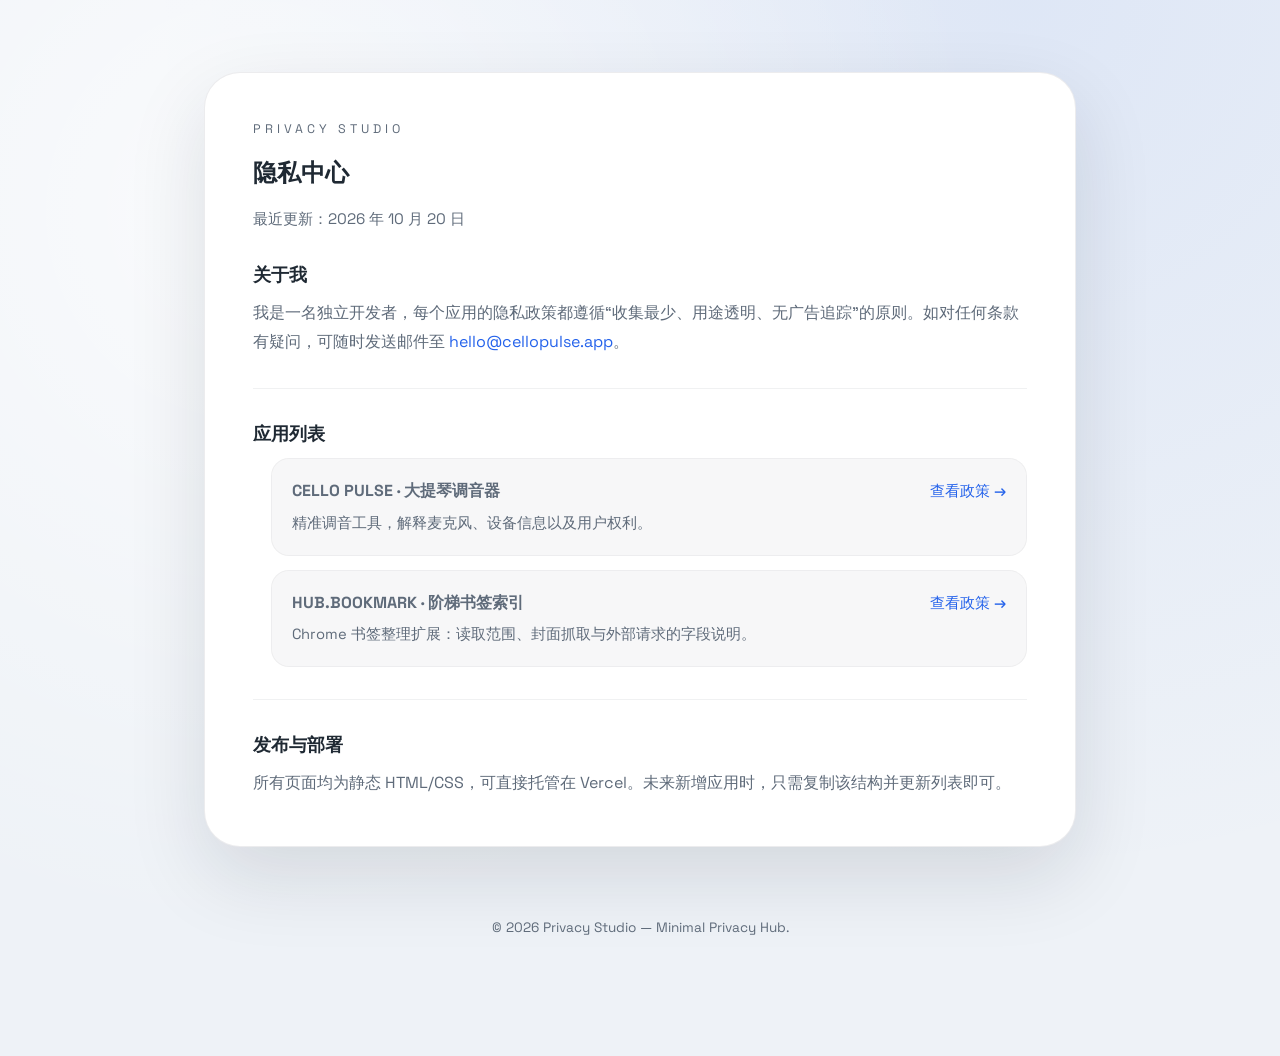
<file: index.html>
<!DOCTYPE html>
<html lang="zh-CN">
  <head>
    <meta charset="UTF-8" />
    <meta name="viewport" content="width=device-width, initial-scale=1.0" />
    <title>Privacy Hub</title>
    <link rel="preconnect" href="https://fonts.googleapis.com" />
    <link rel="preconnect" href="https://fonts.gstatic.com" crossorigin />
    <link
      href="https://fonts.googleapis.com/css2?family=Space+Grotesk:wght@400;500;600&display=swap"
      rel="stylesheet"
    />
    <link rel="stylesheet" href="./assets/css/main.css" />
  </head>
  <body>
    <div class="page">
      <section class="card policy-card">
        <div class="policy-label">Privacy Studio</div>
        <h1>隐私中心</h1>
        <p class="policy-updated">最近更新：2026 年 10 月 20 日</p>

        <div class="policy-content">
          <div class="policy-block">
            <h2>关于我</h2>
            <p>
              我是一名独立开发者，每个应用的隐私政策都遵循“收集最少、用途透明、无广告追踪”的原则。如对任何条款有疑问，可随时发送邮件至
              <a class="contact-link" href="mailto:hello@cellopulse.app">hello@cellopulse.app</a>。
            </p>
          </div>

          <div class="policy-divider"></div>

          <div class="policy-block">
            <h2>应用列表</h2>
            <ul class="app-list">
              <li class="app-item">
                <div>
                  <strong>CELLO PULSE · 大提琴调音器</strong>
                  <p>精准调音工具，解释麦克风、设备信息以及用户权利。</p>
                </div>
                <a href="./cello-pulse.html">查看政策 →</a>
              </li>
              <li class="app-item">
                <div>
                  <strong>HUB.BOOKMARK · 阶梯书签索引</strong>
                  <p>Chrome 书签整理扩展：读取范围、封面抓取与外部请求的字段说明。</p>
                </div>
                <a href="./hub-bookmark.html">查看政策 →</a>
              </li>
            </ul>
          </div>

          <div class="policy-divider"></div>

          <div class="policy-block">
            <h2>发布与部署</h2>
            <p>
              所有页面均为静态 HTML/CSS，可直接托管在 Vercel。未来新增应用时，只需复制该结构并更新列表即可。
            </p>
          </div>
        </div>
      </section>

      <footer class="footer">
        © <span id="year"></span> Privacy Studio — Minimal Privacy Hub.
      </footer>
    </div>
    <script>
      document.getElementById("year").textContent = new Date().getFullYear();
    </script>
  </body>
</html>
</file>
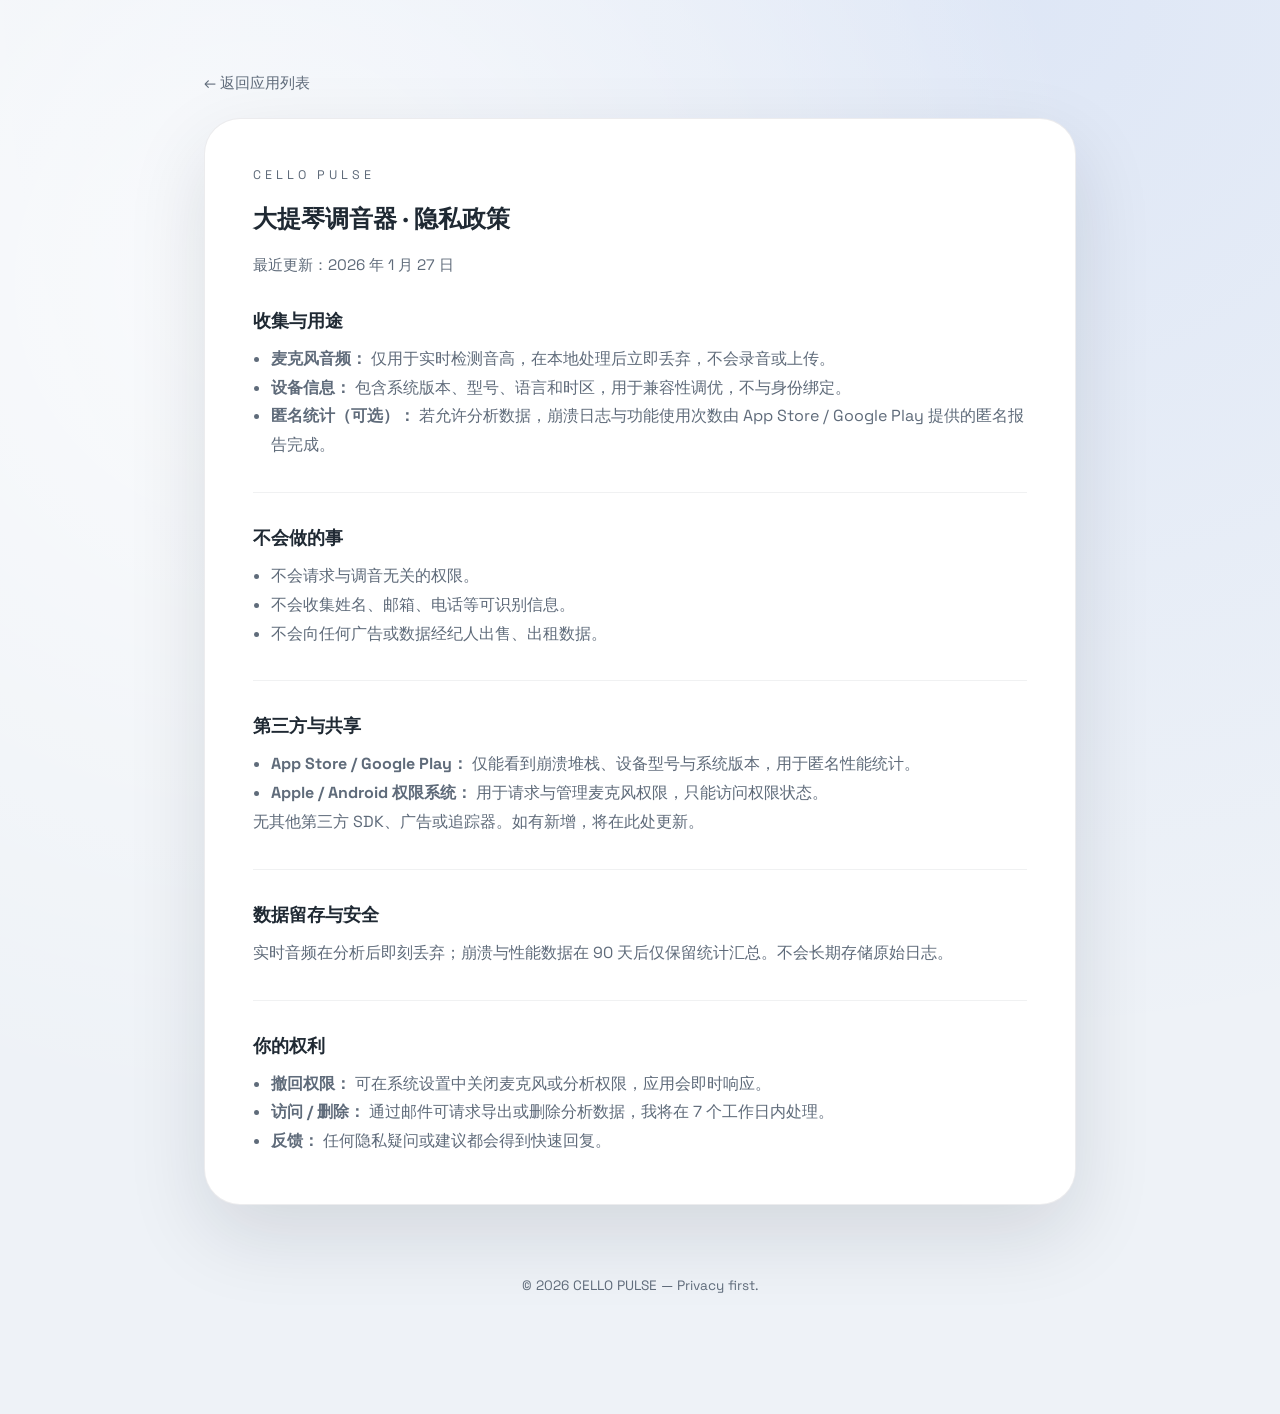
<file: cello-pulse.html>
<!DOCTYPE html>
<html lang="zh-CN">
  <head>
    <meta charset="UTF-8" />
    <meta name="viewport" content="width=device-width, initial-scale=1.0" />
    <title>CELLO PULSE 隐私政策</title>
    <link rel="preconnect" href="https://fonts.googleapis.com" />
    <link rel="preconnect" href="https://fonts.gstatic.com" crossorigin />
    <link
      href="https://fonts.googleapis.com/css2?family=Space+Grotesk:wght@400;500;600&display=swap"
      rel="stylesheet"
    />
    <link rel="stylesheet" href="./assets/css/main.css" />
  </head>
  <body>
    <div class="page">
      <a class="back-link" href="./">← 返回应用列表</a>

      <section class="card policy-card">
        <div class="policy-label">CELLO PULSE</div>
        <h1>大提琴调音器 · 隐私政策</h1>
        <p class="policy-updated">最近更新：2026 年 1 月 27 日</p>

        <div class="policy-content">
          <div class="policy-block">
            <h2>收集与用途</h2>
            <ul>
              <li><strong>麦克风音频：</strong> 仅用于实时检测音高，在本地处理后立即丢弃，不会录音或上传。</li>
              <li><strong>设备信息：</strong> 包含系统版本、型号、语言和时区，用于兼容性调优，不与身份绑定。</li>
              <li>
                <strong>匿名统计（可选）：</strong> 若允许分析数据，崩溃日志与功能使用次数由 App Store / Google Play 提供的匿名报告完成。
              </li>
            </ul>
          </div>

          <div class="policy-divider"></div>

          <div class="policy-block">
            <h2>不会做的事</h2>
            <ul>
              <li>不会请求与调音无关的权限。</li>
              <li>不会收集姓名、邮箱、电话等可识别信息。</li>
              <li>不会向任何广告或数据经纪人出售、出租数据。</li>
            </ul>
          </div>

          <div class="policy-divider"></div>

          <div class="policy-block">
            <h2>第三方与共享</h2>
            <ul>
              <li><strong>App Store / Google Play：</strong> 仅能看到崩溃堆栈、设备型号与系统版本，用于匿名性能统计。</li>
              <li><strong>Apple / Android 权限系统：</strong> 用于请求与管理麦克风权限，只能访问权限状态。</li>
            </ul>
            <p>无其他第三方 SDK、广告或追踪器。如有新增，将在此处更新。</p>
          </div>

          <div class="policy-divider"></div>

          <div class="policy-block">
            <h2>数据留存与安全</h2>
            <p>实时音频在分析后即刻丢弃；崩溃与性能数据在 90 天后仅保留统计汇总。不会长期存储原始日志。</p>
          </div>

          <div class="policy-divider"></div>

          <div class="policy-block">
            <h2>你的权利</h2>
            <ul>
              <li><strong>撤回权限：</strong> 可在系统设置中关闭麦克风或分析权限，应用会即时响应。</li>
              <li><strong>访问 / 删除：</strong> 通过邮件可请求导出或删除分析数据，我将在 7 个工作日内处理。</li>
              <li><strong>反馈：</strong> 任何隐私疑问或建议都会得到快速回复。</li>
            </ul>
          </div>
        </div>
      </section>

      <footer class="footer">
        © <span id="year"></span> CELLO PULSE — Privacy first.
      </footer>
    </div>
    <script>
      document.getElementById("year").textContent = new Date().getFullYear();
    </script>
  </body>
</html>
</file>
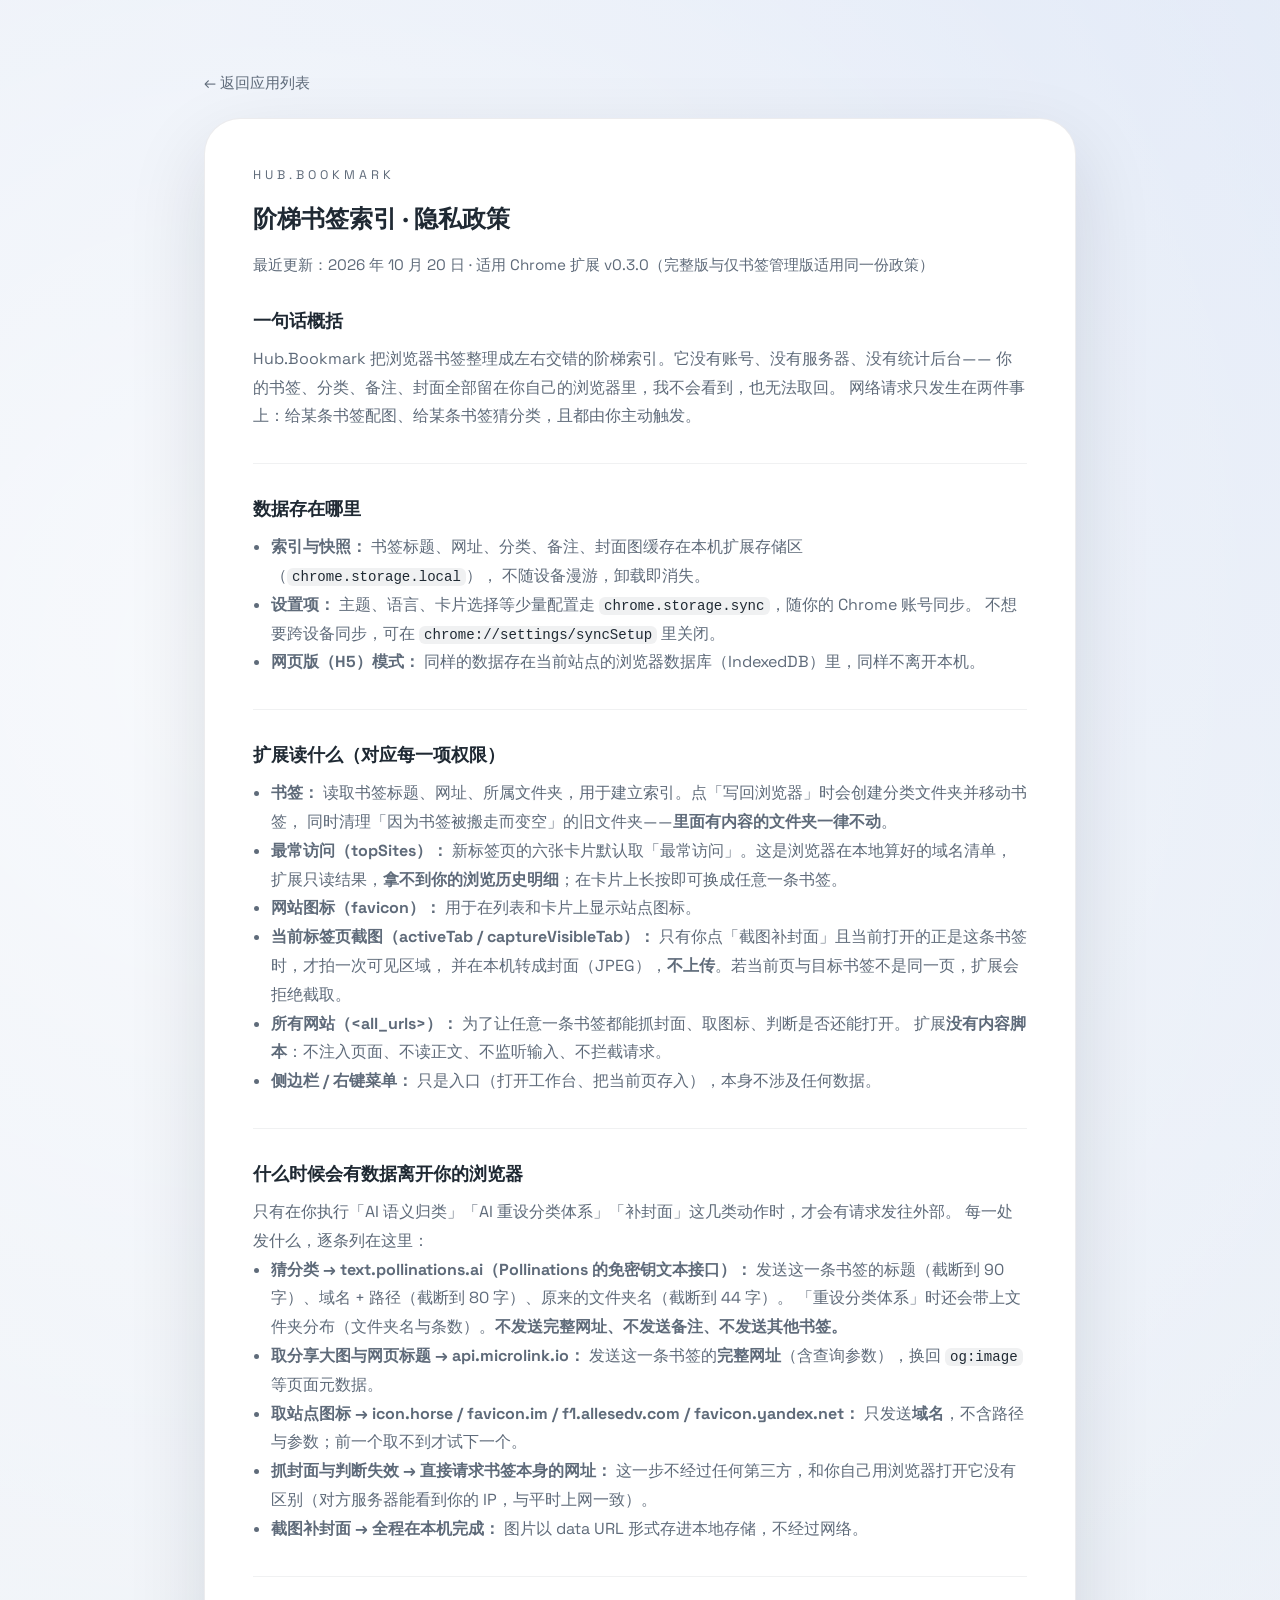
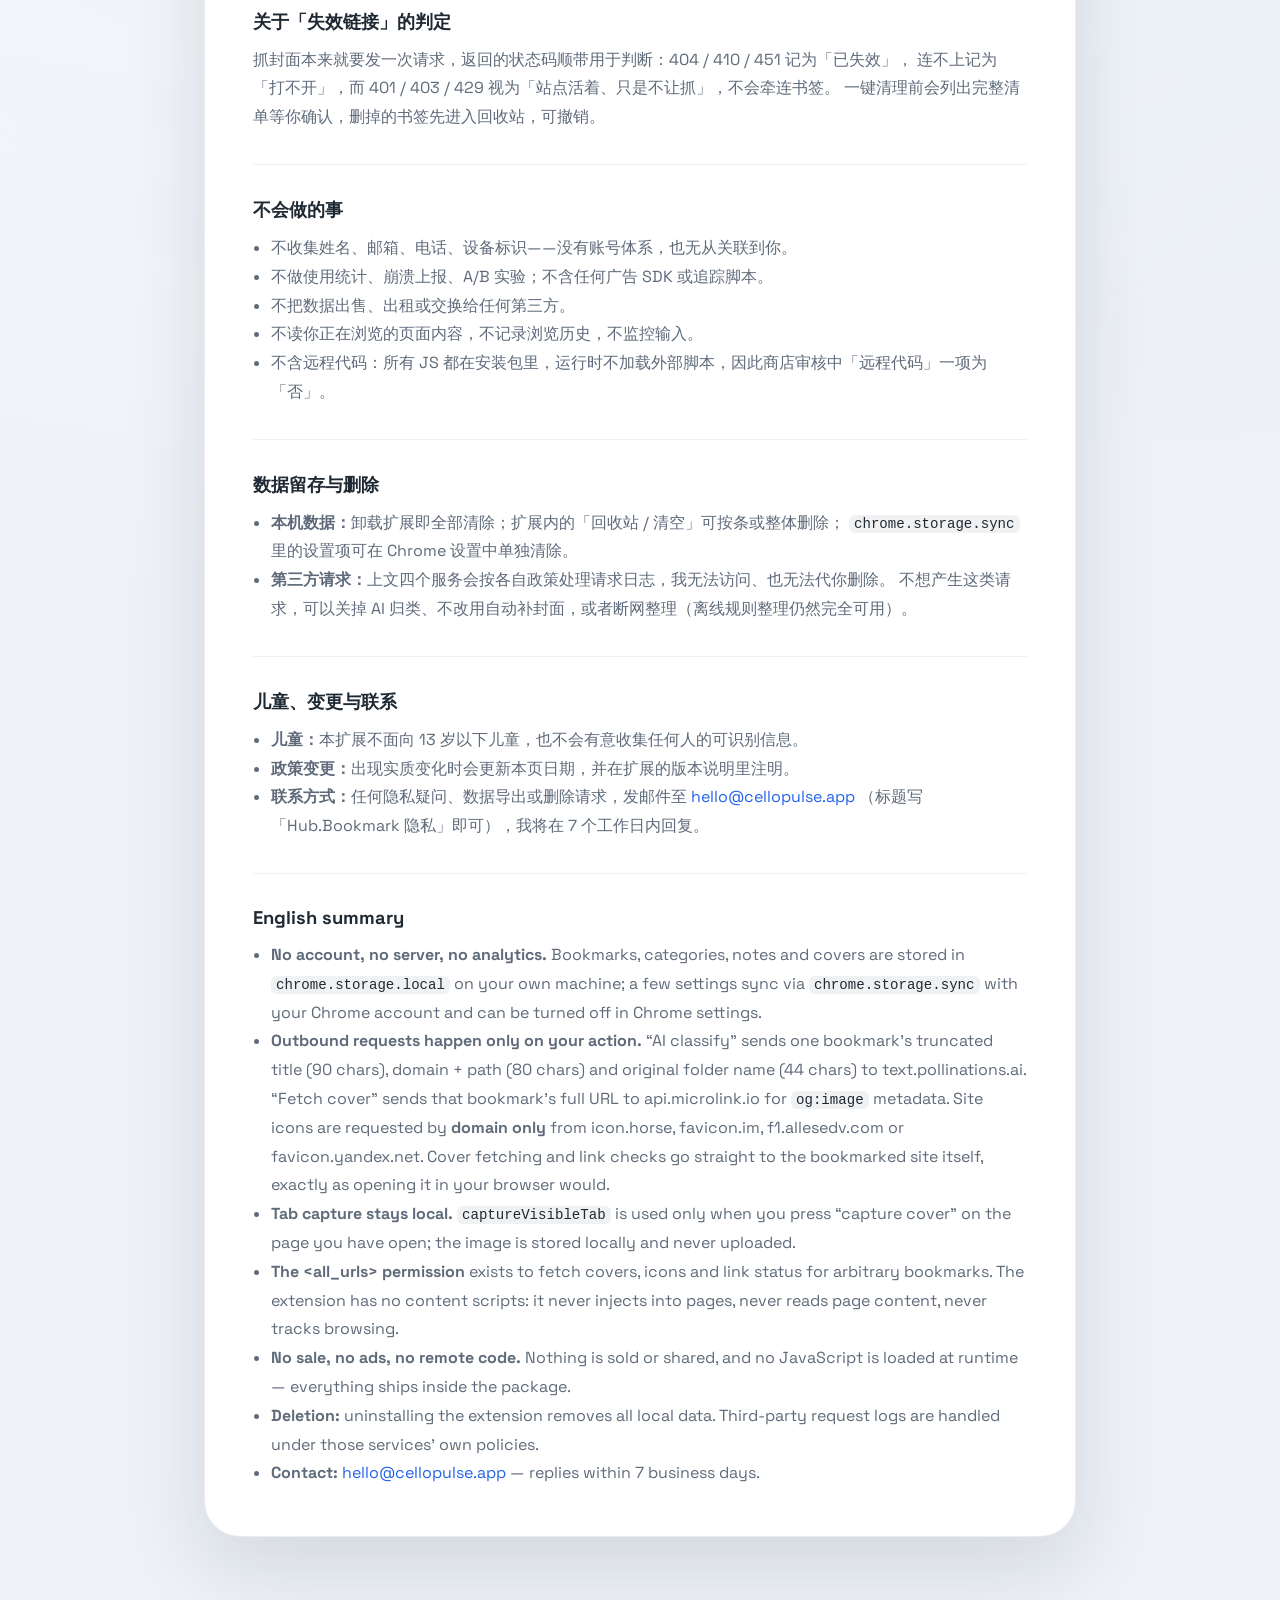
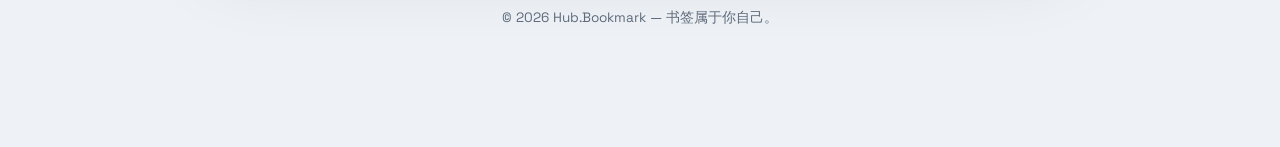
<file: hub-bookmark.html>
<!DOCTYPE html>
<html lang="zh-CN">
  <head>
    <meta charset="UTF-8" />
    <meta name="viewport" content="width=device-width, initial-scale=1.0" />
    <title>Hub.Bookmark 隐私政策</title>
    <link rel="preconnect" href="https://fonts.googleapis.com" />
    <link rel="preconnect" href="https://fonts.gstatic.com" crossorigin />
    <link
      href="https://fonts.googleapis.com/css2?family=Space+Grotesk:wght@400;500;600&display=swap"
      rel="stylesheet"
    />
    <link rel="stylesheet" href="./assets/css/main.css" />
  </head>
  <body>
    <div class="page">
      <a class="back-link" href="./">← 返回应用列表</a>

      <section class="card policy-card">
        <div class="policy-label">HUB.BOOKMARK</div>
        <h1>阶梯书签索引 · 隐私政策</h1>
        <p class="policy-updated">
          最近更新：2026 年 10 月 20 日 · 适用 Chrome 扩展 v0.3.0（完整版与仅书签管理版适用同一份政策）
        </p>

        <div class="policy-content">
          <div class="policy-block">
            <h2>一句话概括</h2>
            <p>
              Hub.Bookmark 把浏览器书签整理成左右交错的阶梯索引。它没有账号、没有服务器、没有统计后台——
              你的书签、分类、备注、封面全部留在你自己的浏览器里，我不会看到，也无法取回。
              网络请求只发生在两件事上：给某条书签配图、给某条书签猜分类，且都由你主动触发。
            </p>
          </div>

          <div class="policy-divider"></div>

          <div class="policy-block">
            <h2>数据存在哪里</h2>
            <ul>
              <li>
                <strong>索引与快照：</strong>
                书签标题、网址、分类、备注、封面图缓存在本机扩展存储区（<code>chrome.storage.local</code>），
                不随设备漫游，卸载即消失。
              </li>
              <li>
                <strong>设置项：</strong>
                主题、语言、卡片选择等少量配置走 <code>chrome.storage.sync</code>，随你的 Chrome 账号同步。
                不想要跨设备同步，可在 <code>chrome://settings/syncSetup</code> 里关闭。
              </li>
              <li>
                <strong>网页版（H5）模式：</strong>
                同样的数据存在当前站点的浏览器数据库（IndexedDB）里，同样不离开本机。
              </li>
            </ul>
          </div>

          <div class="policy-divider"></div>

          <div class="policy-block">
            <h2>扩展读什么（对应每一项权限）</h2>
            <ul>
              <li>
                <strong>书签：</strong>
                读取书签标题、网址、所属文件夹，用于建立索引。点「写回浏览器」时会创建分类文件夹并移动书签，
                同时清理「因为书签被搬走而变空」的旧文件夹——<strong>里面有内容的文件夹一律不动</strong>。
              </li>
              <li>
                <strong>最常访问（topSites）：</strong>
                新标签页的六张卡片默认取「最常访问」。这是浏览器在本地算好的域名清单，
                扩展只读结果，<strong>拿不到你的浏览历史明细</strong>；在卡片上长按即可换成任意一条书签。
              </li>
              <li>
                <strong>网站图标（favicon）：</strong>
                用于在列表和卡片上显示站点图标。
              </li>
              <li>
                <strong>当前标签页截图（activeTab / captureVisibleTab）：</strong>
                只有你点「截图补封面」且当前打开的正是这条书签时，才拍一次可见区域，
                并在本机转成封面（JPEG），<strong>不上传</strong>。若当前页与目标书签不是同一页，扩展会拒绝截取。
              </li>
              <li>
                <strong>所有网站（&lt;all_urls&gt;）：</strong>
                为了让任意一条书签都能抓封面、取图标、判断是否还能打开。
                扩展<strong>没有内容脚本</strong>：不注入页面、不读正文、不监听输入、不拦截请求。
              </li>
              <li>
                <strong>侧边栏 / 右键菜单：</strong>
                只是入口（打开工作台、把当前页存入），本身不涉及任何数据。
              </li>
            </ul>
          </div>

          <div class="policy-divider"></div>

          <div class="policy-block">
            <h2>什么时候会有数据离开你的浏览器</h2>
            <p>
              只有在你执行「AI 语义归类」「AI 重设分类体系」「补封面」这几类动作时，才会有请求发往外部。
              每一处发什么，逐条列在这里：
            </p>
            <ul>
              <li>
                <strong>猜分类 → text.pollinations.ai（Pollinations 的免密钥文本接口）：</strong>
                发送这一条书签的标题（截断到 90 字）、域名 + 路径（截断到 80 字）、原来的文件夹名（截断到 44 字）。
                「重设分类体系」时还会带上文件夹分布（文件夹名与条数）。<strong>不发送完整网址、不发送备注、不发送其他书签。</strong>
              </li>
              <li>
                <strong>取分享大图与网页标题 → api.microlink.io：</strong>
                发送这一条书签的<strong>完整网址</strong>（含查询参数），换回 <code>og:image</code> 等页面元数据。
              </li>
              <li>
                <strong>取站点图标 → icon.horse / favicon.im / f1.allesedv.com / favicon.yandex.net：</strong>
                只发送<strong>域名</strong>，不含路径与参数；前一个取不到才试下一个。
              </li>
              <li>
                <strong>抓封面与判断失效 → 直接请求书签本身的网址：</strong>
                这一步不经过任何第三方，和你自己用浏览器打开它没有区别（对方服务器能看到你的 IP，与平时上网一致）。
              </li>
              <li>
                <strong>截图补封面 → 全程在本机完成：</strong>
                图片以 data URL 形式存进本地存储，不经过网络。
              </li>
            </ul>
          </div>

          <div class="policy-divider"></div>

          <div class="policy-block">
            <h2>关于「失效链接」的判定</h2>
            <p>
              抓封面本来就要发一次请求，返回的状态码顺带用于判断：404 / 410 / 451 记为「已失效」，
              连不上记为「打不开」，而 401 / 403 / 429 视为「站点活着、只是不让抓」，不会牵连书签。
              一键清理前会列出完整清单等你确认，删掉的书签先进入回收站，可撤销。
            </p>
          </div>

          <div class="policy-divider"></div>

          <div class="policy-block">
            <h2>不会做的事</h2>
            <ul>
              <li>不收集姓名、邮箱、电话、设备标识——没有账号体系，也无从关联到你。</li>
              <li>不做使用统计、崩溃上报、A/B 实验；不含任何广告 SDK 或追踪脚本。</li>
              <li>不把数据出售、出租或交换给任何第三方。</li>
              <li>不读你正在浏览的页面内容，不记录浏览历史，不监控输入。</li>
              <li>
                不含远程代码：所有 JS 都在安装包里，运行时不加载外部脚本，因此商店审核中「远程代码」一项为「否」。
              </li>
            </ul>
          </div>

          <div class="policy-divider"></div>

          <div class="policy-block">
            <h2>数据留存与删除</h2>
            <ul>
              <li>
                <strong>本机数据：</strong>卸载扩展即全部清除；扩展内的「回收站 / 清空」可按条或整体删除；
                <code>chrome.storage.sync</code> 里的设置项可在 Chrome 设置中单独清除。
              </li>
              <li>
                <strong>第三方请求：</strong>上文四个服务会按各自政策处理请求日志，我无法访问、也无法代你删除。
                不想产生这类请求，可以关掉 AI 归类、不改用自动补封面，或者断网整理（离线规则整理仍然完全可用）。
              </li>
            </ul>
          </div>

          <div class="policy-divider"></div>

          <div class="policy-block">
            <h2>儿童、变更与联系</h2>
            <ul>
              <li><strong>儿童：</strong>本扩展不面向 13 岁以下儿童，也不会有意收集任何人的可识别信息。</li>
              <li>
                <strong>政策变更：</strong>出现实质变化时会更新本页日期，并在扩展的版本说明里注明。
              </li>
              <li>
                <strong>联系方式：</strong>任何隐私疑问、数据导出或删除请求，发邮件至
                <a class="contact-link" href="mailto:hello@cellopulse.app">hello@cellopulse.app</a>
                （标题写「Hub.Bookmark 隐私」即可），我将在 7 个工作日内回复。
              </li>
            </ul>
          </div>

          <div class="policy-divider"></div>

          <div class="policy-block">
            <h2>English summary</h2>
            <ul>
              <li>
                <strong>No account, no server, no analytics.</strong> Bookmarks, categories, notes and covers
                are stored in <code>chrome.storage.local</code> on your own machine; a few settings sync via
                <code>chrome.storage.sync</code> with your Chrome account and can be turned off in Chrome settings.
              </li>
              <li>
                <strong>Outbound requests happen only on your action.</strong> “AI classify” sends one bookmark’s
                truncated title (90 chars), domain + path (80 chars) and original folder name (44 chars) to
                text.pollinations.ai. “Fetch cover” sends that bookmark’s full URL to api.microlink.io for
                <code>og:image</code> metadata. Site icons are requested by <strong>domain only</strong> from
                icon.horse, favicon.im, f1.allesedv.com or favicon.yandex.net. Cover fetching and link checks go
                straight to the bookmarked site itself, exactly as opening it in your browser would.
              </li>
              <li>
                <strong>Tab capture stays local.</strong> <code>captureVisibleTab</code> is used only when you press
                “capture cover” on the page you have open; the image is stored locally and never uploaded.
              </li>
              <li>
                <strong>The &lt;all_urls&gt; permission</strong> exists to fetch covers, icons and link status for
                arbitrary bookmarks. The extension has no content scripts: it never injects into pages, never reads
                page content, never tracks browsing.
              </li>
              <li>
                <strong>No sale, no ads, no remote code.</strong> Nothing is sold or shared, and no JavaScript is
                loaded at runtime — everything ships inside the package.
              </li>
              <li>
                <strong>Deletion:</strong> uninstalling the extension removes all local data. Third-party request logs
                are handled under those services’ own policies.
              </li>
              <li>
                <strong>Contact:</strong>
                <a class="contact-link" href="mailto:hello@cellopulse.app">hello@cellopulse.app</a>
                — replies within 7 business days.
              </li>
            </ul>
          </div>
        </div>
      </section>

      <footer class="footer">
        © <span id="year"></span> Hub.Bookmark — 书签属于你自己。
      </footer>
    </div>
    <script>
      document.getElementById("year").textContent = new Date().getFullYear();
    </script>
  </body>
</html>
</file>
<file: assets/css/main.css>
:root {
  --bg: #eef2f7;
  --bg-accent: #dde3ec;
  --card-bg: #ffffff;
  --card-border: rgba(15, 23, 42, 0.08);
  --text: #1f2933;
  --muted: #5f6b7a;
  --accent: #2563eb;
  --accent-soft: rgba(37, 99, 235, 0.1);
  --radius-lg: 28px;
  --radius-md: 18px;
  --radius-sm: 10px;
  --max-width: 920px;
  font-family: "Space Grotesk", "PingFang SC", "Noto Sans SC", sans-serif;
}

* {
  box-sizing: border-box;
}

body {
  margin: 0;
  min-height: 100vh;
  background: radial-gradient(circle at 20% 20%, rgba(255, 255, 255, 0.7), transparent 55%),
    radial-gradient(circle at 80% 0%, rgba(37, 99, 235, 0.08), transparent 60%),
    var(--bg);
  color: var(--text);
}

a {
  color: inherit;
  text-decoration: none;
}

a:hover {
  color: var(--accent);
}

.page {
  width: min(100%, var(--max-width));
  margin: 0 auto;
  padding: 72px 24px 120px;
}

nav {
  display: flex;
  justify-content: space-between;
  align-items: center;
  margin-bottom: 48px;
  font-size: 0.95rem;
  color: var(--muted);
}

.nav-brand {
  letter-spacing: 0.3em;
  text-transform: uppercase;
}

.nav-links {
  display: flex;
  gap: 20px;
}

.card {
  padding: 40px;
  background: var(--card-bg);
  border-radius: var(--radius-lg);
  border: 1px solid var(--card-border);
  box-shadow: 0 20px 60px rgba(15, 23, 42, 0.08);
}

.hero {
  margin-bottom: 48px;
}

.hero h1 {
  font-size: clamp(2rem, 4vw, 3rem);
  margin: 12px 0 10px;
}

.hero p {
  color: var(--muted);
  line-height: 1.7;
}

.app-grid {
  display: grid;
  grid-template-columns: repeat(auto-fit, minmax(260px, 1fr));
  gap: 24px;
}

.tag {
  display: inline-flex;
  align-items: center;
  padding: 6px 16px;
  border-radius: 999px;
  background: var(--accent-soft);
  color: var(--accent);
  font-size: 0.85rem;
  letter-spacing: 0.08em;
}

.section-title {
  font-size: 1.5rem;
  margin-bottom: 20px;
}

.section-text {
  color: var(--muted);
  line-height: 1.75;
}

.details-grid {
  display: grid;
  gap: 16px;
}

.detail-item {
  padding: 22px;
  border-radius: var(--radius-md);
  border: 1px solid rgba(15, 23, 42, 0.04);
  background: rgba(15, 23, 42, 0.015);
}

.detail-item h3 {
  margin: 0 0 8px;
  font-size: 1.1rem;
}

.detail-item p,
.detail-item ul {
  margin: 0;
  color: var(--muted);
  line-height: 1.6;
}

.detail-item ul {
  padding-left: 18px;
}

.table {
  width: 100%;
  border-spacing: 0;
}

.table thead {
  font-size: 0.85rem;
  color: var(--muted);
  text-transform: uppercase;
  letter-spacing: 0.08em;
}

.table th,
.table td {
  padding: 16px 12px;
  text-align: left;
  font-size: 0.95rem;
}

.table tr:not(:last-child) td {
  border-bottom: 1px solid rgba(15, 23, 42, 0.08);
}

.callout {
  padding: 32px;
  border-radius: var(--radius-lg);
  border: 1px solid rgba(37, 99, 235, 0.15);
  background: linear-gradient(145deg, rgba(37, 99, 235, 0.08), rgba(255, 255, 255, 0.9));
}

.callout strong {
  font-size: 1.1rem;
}

.footer {
  margin-top: 72px;
  text-align: center;
  color: var(--muted);
  font-size: 0.85rem;
}

.back-link {
  display: inline-flex;
  align-items: center;
  gap: 6px;
  font-size: 0.95rem;
  color: var(--muted);
  margin-bottom: 24px;
}

.policy-card {
  padding: 48px;
  border-radius: 36px;
  box-shadow: 0 30px 80px rgba(15, 23, 42, 0.12);
}

.policy-label {
  text-transform: uppercase;
  letter-spacing: 0.32em;
  color: var(--muted);
  font-size: 0.78rem;
  margin-bottom: 16px;
}

.policy-updated {
  color: var(--muted);
  margin-top: 8px;
  font-size: 0.95rem;
}

.policy-content {
  margin-top: 32px;
  display: flex;
  flex-direction: column;
  gap: 32px;
}

.policy-block h2 {
  margin: 0 0 12px;
  font-size: 1.15rem;
}

.policy-block p,
.policy-block ul {
  margin: 0;
  color: var(--muted);
  line-height: 1.8;
}

.policy-block ul {
  padding-left: 18px;
}

.policy-divider {
  height: 1px;
  background: rgba(15, 23, 42, 0.06);
}

.contact-link {
  color: var(--accent);
}

.app-list {
  list-style: none;
  margin: 0;
  padding: 0;
  display: flex;
  flex-direction: column;
  gap: 14px;
}

.app-item {
  display: flex;
  flex-wrap: wrap;
  justify-content: space-between;
  gap: 12px;
  padding: 18px 20px;
  border-radius: var(--radius-md);
  background: rgba(15, 23, 42, 0.03);
  border: 1px solid rgba(15, 23, 42, 0.04);
}

.app-item p {
  margin: 4px 0 0;
  color: var(--muted);
  font-size: 0.92rem;
}

.app-item a {
  color: var(--accent);
  font-weight: 500;
  font-size: 0.95rem;
}

/* 政策正文里的代码/接口名（chrome.storage.local、og:image 之类） */
code {
  font-family: ui-monospace, SFMono-Regular, Menlo, Consolas, monospace;
  font-size: 0.88em;
  padding: 1px 5px;
  border-radius: 6px;
  background: rgba(15, 23, 42, 0.06);
  color: var(--text);
}

@media (max-width: 640px) {
  .page {
    padding: 48px 18px 80px;
  }

  nav {
    flex-direction: column;
    gap: 14px;
  }

  .card {
    padding: 28px;
  }

  .policy-card {
    padding: 32px;
    border-radius: 28px;
  }
}
</file>
